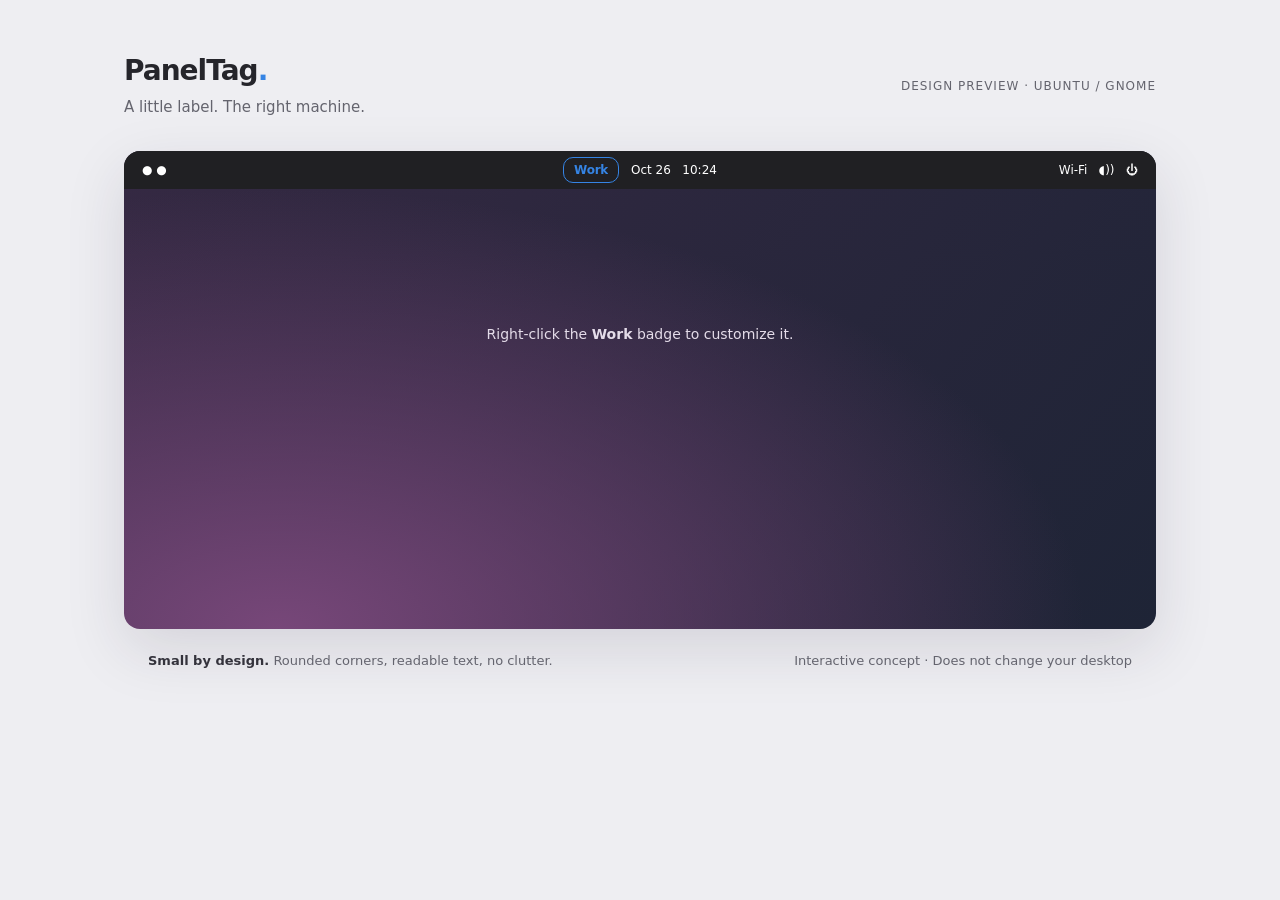
<file: design/index.html>
<!doctype html>
<html lang="en"><head><meta charset="utf-8"><meta name="viewport" content="width=device-width,initial-scale=1"><title>PanelTag — design preview</title>
<style>
*{box-sizing:border-box}body{margin:0;background:#eeeef2;color:#25252b;font:15px/1.5 system-ui,sans-serif}button,input,select{font:inherit}button,select,input[type=color],input[type=checkbox]{cursor:pointer}header{max-width:1080px;margin:50px auto 28px;padding:0 24px;display:flex;justify-content:space-between;align-items:center;gap:24px}h1{font-size:28px;letter-spacing:-1px;margin:0}header p{margin:4px 0;color:#64646e}.stamp{font-size:12px;letter-spacing:1px;color:#64646e}main{max-width:1032px;margin:auto}.desktop{background:radial-gradient(ellipse at 15% 100%,#774779,transparent 65%),linear-gradient(130deg,#352943,#1e2436);border-radius:16px;overflow:hidden;box-shadow:0 20px 60px #29203820}.panel{display:grid;grid-template-columns:1fr auto 1fr;align-items:center;background:#202023;color:white;padding:5px 18px;min-height:38px;font-size:12px}.left,.right{display:flex;gap:14px;align-items:center}.right{justify-content:flex-end}.badge{display:inline-flex;gap:6px;align-items:center;background:#3584e4;color:#fff;border-radius:7px;padding:2px 10px;font-size:12px;font-weight:650;border:0;max-width:170px;white-space:nowrap;overflow:hidden}.badge span:last-child{overflow:hidden;text-overflow:ellipsis}.monitor{display:inline-block;width:12px;height:9px;border:1.5px solid currentColor;border-radius:2px;position:relative;margin-bottom:3px}.monitor:after{content:'';position:absolute;width:6px;height:2px;background:currentColor;bottom:-4px;left:1.5px}.stage{padding:44px 20px 52px}.window{max-width:470px;margin:auto;background:#f6f5f4;border-radius:12px;box-shadow:0 18px 50px #0005;overflow:hidden}.titlebar{height:48px;display:flex;justify-content:center;align-items:center;background:#eeecea;border-bottom:1px solid #dedbd8;font-weight:650}.content{padding:25px}.intro{display:flex;gap:14px;align-items:center;margin-bottom:25px}.logo{width:48px;height:48px;border-radius:13px;background:#3584e4;color:white;display:grid;place-items:center;box-shadow:inset 0 1px #ffffff30}.logo .monitor{width:23px;height:17px;border-width:2px}.logo .monitor:after{width:11px;left:4px;bottom:-5px}.intro h2{margin:0;font-size:19px}.intro p{margin:3px 0 0;font-size:13px;color:#66616b}.section{font-size:13px;font-weight:650;margin:20px 0 8px}.group{background:white;border:1px solid #dedbd8;border-radius:10px;overflow:hidden}.row{padding:13px 14px;display:flex;align-items:center;justify-content:space-between;gap:16px}.row+.row{border-top:1px solid #eceae7}.stack{display:flex;flex-direction:column;gap:2px}.hint{font-size:12px;color:#77717a}.row input[type=text]{width:150px;padding:7px 9px;border:1px solid #d8d4d9;border-radius:6px;background:#fafafa}.row select{max-width:155px;padding:6px;border:1px solid #d8d4d9;border-radius:6px;background:#fafafa}.row input[type=checkbox]{width:19px;height:19px;accent-color:#3584e4}.colors{display:flex;gap:9px;align-items:center;flex-wrap:wrap;padding:0 14px 16px}.swatch{height:29px;width:29px;border:3px solid white;border-radius:50%;outline:1px solid #ddd}.swatch[aria-pressed=true]{outline:2px solid #26252a}.colors input{width:32px;height:32px;border:0;background:none;padding:1px}.foot{font-size:12px;color:#716b74;text-align:center;margin:20px 0 0}.below{padding:22px 24px 40px;display:flex;justify-content:space-between;gap:20px;font-size:13px;color:#64646e}.below strong{color:#34333c}.status{min-height:18px}input:focus-visible,button:focus-visible,select:focus-visible{outline:3px solid #89b4fa;outline-offset:3px}@media(max-width:560px){header{margin:24px auto}.stamp{display:none}.desktop{border-radius:0}.stage{padding:25px 12px}.content{padding:19px}.panel{padding:6px 10px;gap:10px}.system{display:none}.below{flex-direction:column}.row{gap:8px}.row input[type=text]{width:130px}}

[hidden]{display:none!important}.stage{min-height:360px;position:relative;padding:10px 18px 30px;display:flex;justify-content:flex-end;align-items:flex-start}.window{width:286px;max-width:100%;margin:0;background:#faf9f8;border-radius:12px}.titlebar{height:40px;justify-content:space-between;padding:0 14px;font-size:13px}.titlebar button{background:transparent;border:0;font-size:21px;color:#666}.content{padding:12px 14px}.row{padding:0;border:0!important;font-size:13px}.row input[type=text]{width:170px;padding:5px 8px}.row.small{margin-top:10px;font-size:12px;color:#655f68}.section{margin:14px 0 7px;font-size:12px}.icons{display:grid;grid-template-columns:repeat(4,1fr);gap:5px}.icons button{display:flex;flex-direction:column;align-items:center;justify-content:center;gap:6px;height:53px;background:#f0eeec;border:1px solid transparent;border-radius:7px;font-size:10px;color:#514d55}.icons button[aria-pressed=true]{background:#e2edfc;border-color:#3584e4;color:#17599e}.device{flex-shrink:0;position:relative;display:inline-block;width:12px;height:9px}.laptop{border:1.5px solid currentColor;border-radius:2px}.laptop:after{content:'';position:absolute;bottom:-4px;left:-3px;width:15px;height:2px;border-radius:1px;background:currentColor}.server{height:13px;border:1.5px solid currentColor;border-radius:2px;background:linear-gradient(transparent 42%,currentColor 42%,currentColor 53%,transparent 53%)}.server:after{content:'';position:absolute;top:2px;left:2px;width:2px;height:2px;background:currentColor;box-shadow:0 5px currentColor}.colors{padding:2px 0;gap:8px}.swatch{width:25px;height:25px}.colors input{width:25px;height:25px}.foot{border-top:1px solid #e6e3e0;padding-top:10px;margin:14px 0 0;font-size:11px;text-align:left}.instruction{margin:125px auto;color:#e4dce9;font-size:14px;text-align:center}@media(max-width:560px){.stage{padding:10px;min-height:350px}.content{padding:12px 14px}.row input[type=text]{width:165px}.panel{grid-template-columns:auto 1fr auto}.panel>span{text-align:center}}
.position-row{margin-top:14px;padding-top:12px;border-top:1px solid #e6e3e0!important}.position-row select{font-size:12px;padding:4px 8px}
/* Softer corners and a subtly narrower badge label. */
.badge{border-radius:10px;font-family:"Ubuntu Sans","Ubuntu","Arial Narrow",system-ui,sans-serif;font-stretch:semi-condensed;letter-spacing:-0.25px;font-weight:600}
.window{border-radius:16px}.icons button{border-radius:9px}.row input[type=text],.row select{border-radius:9px}
.panel-middle{display:flex;align-items:center;justify-content:center;gap:12px}.panel-middle #middleSlot:empty{display:none}@media(max-width:560px){.panel-middle{gap:6px;flex-wrap:wrap}}
.extra-row{margin-top:10px}.extra-row select{font-size:12px;padding:4px 8px}.footer{display:flex;justify-content:space-between;align-items:center;margin-top:14px;padding-top:10px;border-top:1px solid #e6e3e0;font-size:11px;color:#716b74}.footer button{background:transparent;color:#17599e;border:0;padding:4px;font-size:11px}.stage{min-height:440px}
.badge{height:26px;min-height:26px;line-height:1;justify-content:center;align-items:center;padding:0 10px;vertical-align:middle}.badge #badgeText{display:block;line-height:1}
</style></head><body>
<header><div><h1>PanelTag<span style="color:#3584e4">.</span></h1><p>A little label. The right machine.</p></div><span class="stamp">DESIGN PREVIEW · UBUNTU / GNOME</span></header>
<main><div class="desktop"><div class="panel" aria-label="Top panel preview"><div class="left"><span>● ●</span><span id="leftSlot"></span></div><span class="panel-middle"><span id="middleSlot"></span><span>Oct 26 &nbsp; 10:24</span></span><div class="right"><span id="rightSlot"><button class="badge" id="badge" aria-haspopup="dialog" aria-expanded="false" aria-controls="settings" aria-label="Preview badge: Work"><span class="monitor" id="badgeIcon" aria-hidden="true"></span><span id="badgeText">Work</span></button></span><span class="system">Wi-Fi &nbsp; ◖)) &nbsp; ⏻</span></div></div>
<div class="stage"><section class="window" id="settings" role="dialog" aria-label="PanelTag settings" hidden><div class="titlebar">PanelTag <button id="close" aria-label="Close settings">×</button></div><div class="content"><label class="row"><span>Name</span><input id="name" type="text" value="Work" maxlength="24"></label><label class="row small"><span>Use computer name</span><input id="hostname" type="checkbox"></label><div class="section">Icon</div><div class="icons" role="group" aria-label="Badge icon"><button data-icon="monitor" aria-pressed="false"><span class="device monitor" aria-hidden="true"></span>Computer</button><button data-icon="laptop" aria-pressed="false"><span class="device laptop" aria-hidden="true"></span>Laptop</button><button data-icon="server" aria-pressed="false"><span class="device server" aria-hidden="true"></span>Server</button><button data-icon="none" aria-pressed="true"><span aria-hidden="true">—</span>None</button></div><div class="section">Color</div><div class="colors" role="group" aria-label="Badge color"><button class="swatch" style="background:#3584e4" data-color="#3584e4" aria-label="Blue" aria-pressed="true"></button><button class="swatch" style="background:#278556" data-color="#278556" aria-label="Green" aria-pressed="false"></button><button class="swatch" style="background:#a65b00" data-color="#a65b00" aria-label="Amber" aria-pressed="false"></button><button class="swatch" style="background:#c64640" data-color="#c64640" aria-label="Red" aria-pressed="false"></button><button class="swatch" style="background:#8156bb" data-color="#8156bb" aria-label="Purple" aria-pressed="false"></button><button class="swatch" style="background:#5e5c64" data-color="#5e5c64" aria-label="Graphite" aria-pressed="false"></button><input id="custom" type="color" value="#3584e4" aria-label="Custom badge color"></div><label class="row position-row"><span>Position</span><select id="position" aria-label="Panel position"><option value="left">Left</option><option value="middle" selected>Middle</option><option value="right">Right</option></select></label><label class="row extra-row"><span>Text size</span><select id="size"><option value="11">Small</option><option value="12" selected>Medium</option><option value="14">Large</option></select></label><label class="row extra-row"><span>Badge style</span><select id="style"><option value="filled">Filled</option><option value="outline" selected>Outline</option><option value="text">Text only</option></select></label><div class="footer"><span>Starts at login</span><button id="reset" type="button">Reset defaults</button></div></div></section><p class="instruction" id="instruction">Right-click the <strong>Work</strong> badge to customize it.</p></div></div><div class="below"><span><strong>Small by design.</strong> Rounded corners, readable text, no clutter.</span><span>Interactive concept · Does not change your desktop</span></div></main>
<script>
const $=id=>document.getElementById(id);let color='#3584e4',icon='none';
function update(){const side=$('position').value;$(side+'Slot').appendChild($('badge'));document.querySelector('.stage').style.justifyContent=side==='left'?'flex-start':side==='middle'?'center':'flex-end';const label=$('hostname').checked?'ubuntu-workstation':$('name').value.trim()||'Work';$('name').disabled=$('hostname').checked;$('badgeText').textContent=label;$('badge').setAttribute('aria-label',label+' — right-click for settings');$('badgeIcon').className='device '+icon;$('badgeIcon').style.display=icon==='none'?'none':'inline-block';$('badge').style.background=color;const rgb=color.slice(1).match(/../g).map(x=>parseInt(x,16)/255).map(x=>x<=.04045?x/12.92:((x+.055)/1.055)**2.4);$('badge').style.color=rgb[0]*.2126+rgb[1]*.7152+rgb[2]*.0722>.179?'#000':'#fff';$('custom').value=color;document.querySelectorAll('[data-color]').forEach(b=>b.setAttribute('aria-pressed',String(b.dataset.color===color)));document.querySelectorAll('[data-icon]').forEach(b=>b.setAttribute('aria-pressed',String(b.dataset.icon===icon)));$('instruction').querySelector('strong').textContent=label;const style=$('style').value;$('badge').style.fontSize=$('size').value+'px';$('badge').style.border=style==='outline'?'1px solid '+color:'1px solid transparent';if(style!=='filled'){$('badge').style.background='transparent';$('badge').style.color=color}$('badge').title='Computer: ubuntu-workstation (demo hostname)';}
function openSettings(e){e.preventDefault();$('settings').hidden=false;$('instruction').hidden=true;$('badge').setAttribute('aria-expanded','true');$('name').focus()}
function closeSettings(focus=false){$('settings').hidden=true;$('instruction').hidden=false;$('badge').setAttribute('aria-expanded','false');if(focus)$('badge').focus()}
['name','hostname','position','size','style'].forEach(id=>$(id).addEventListener('input',update));document.querySelectorAll('[data-color]').forEach(b=>b.addEventListener('click',()=>{color=b.dataset.color;update()}));document.querySelectorAll('[data-icon]').forEach(b=>b.addEventListener('click',()=>{icon=b.dataset.icon;update()}));$('custom').addEventListener('input',e=>{color=e.target.value;update()});$('badge').addEventListener('contextmenu',openSettings);$('badge').addEventListener('click',openSettings);$('badge').addEventListener('keydown',e=>{if(e.key==='ContextMenu'||(e.shiftKey&&e.key==='F10'))openSettings(e)});$('close').addEventListener('click',()=>closeSettings(true));document.addEventListener('keydown',e=>{if(e.key==='Escape'&&!$('settings').hidden)closeSettings(true)});document.addEventListener('pointerdown',e=>{if(!$('settings').hidden&&!$('settings').contains(e.target)&&!$('badge').contains(e.target))closeSettings()});$('reset').addEventListener('click',()=>{color='#3584e4';icon='none';$('name').value='Work';$('hostname').checked=false;$('position').value='middle';$('size').value='12';$('style').value='outline';update()});update();
</script></body></html>
</file>
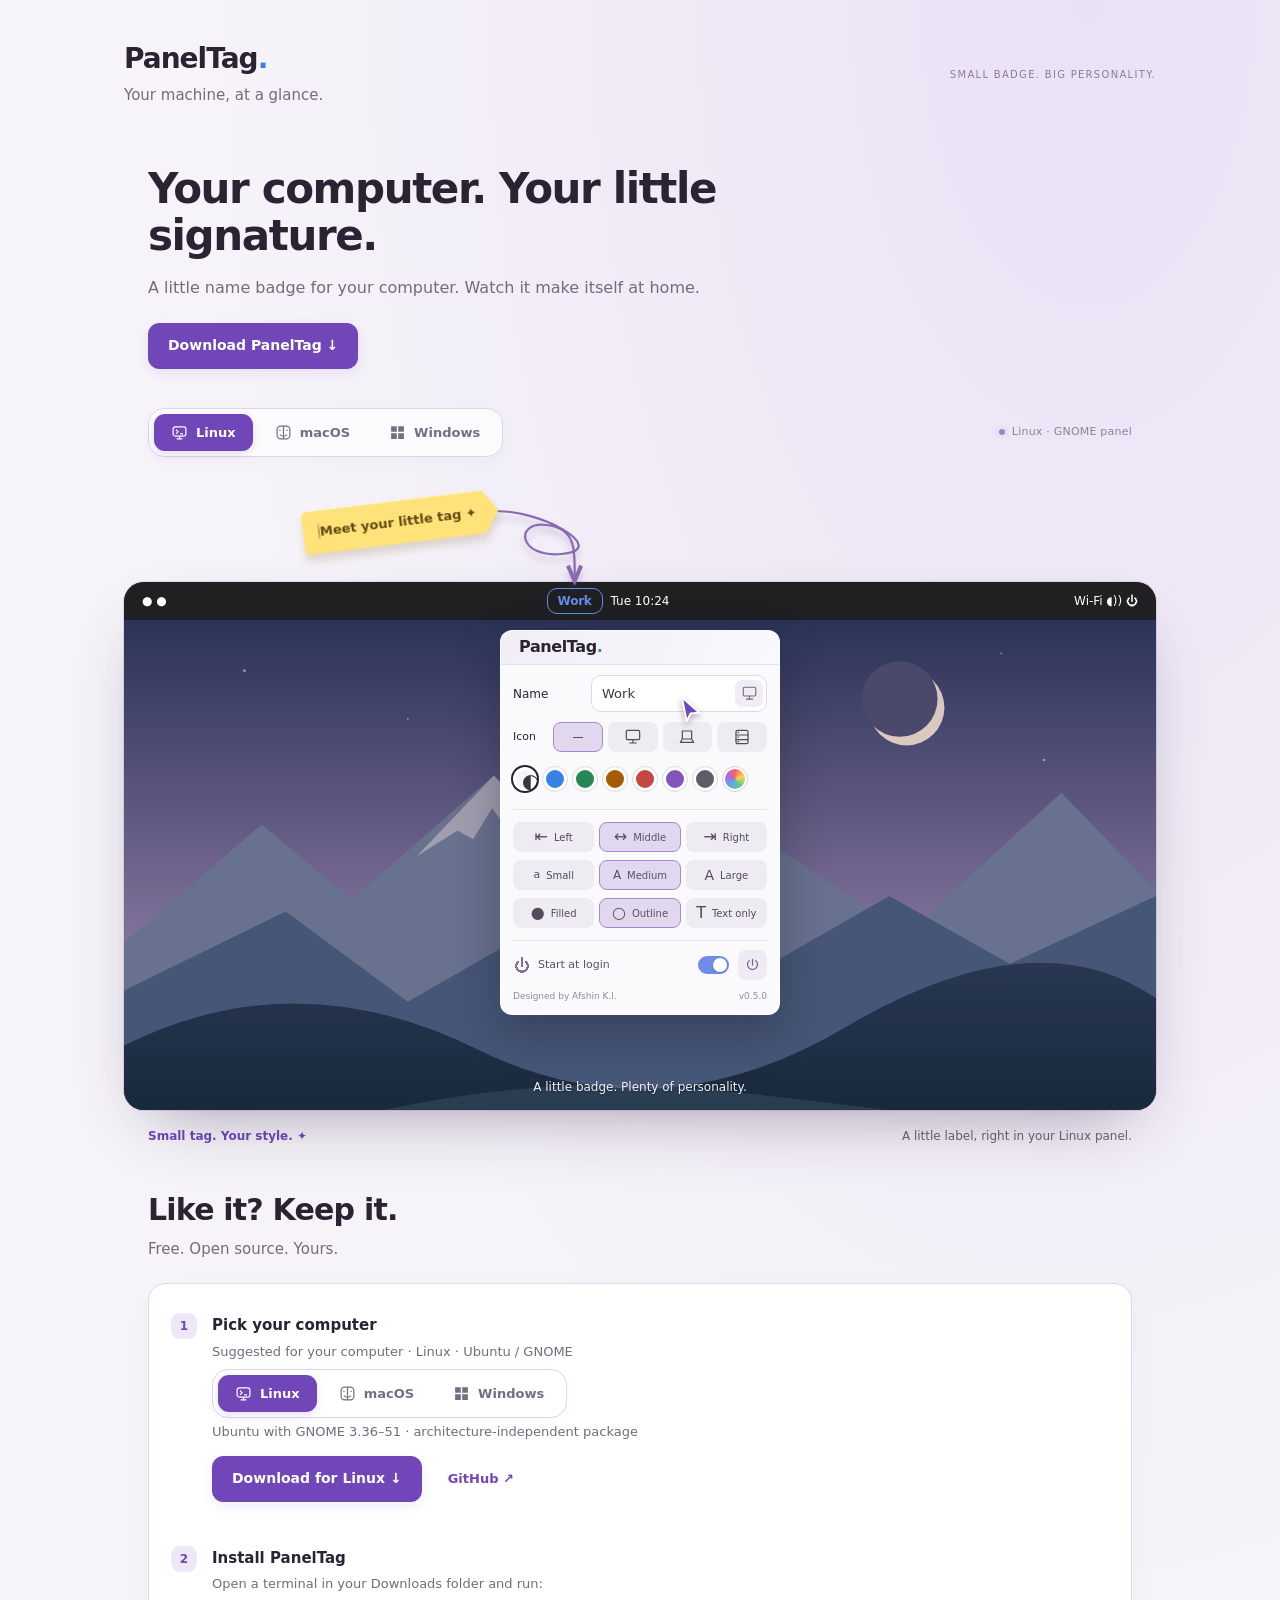
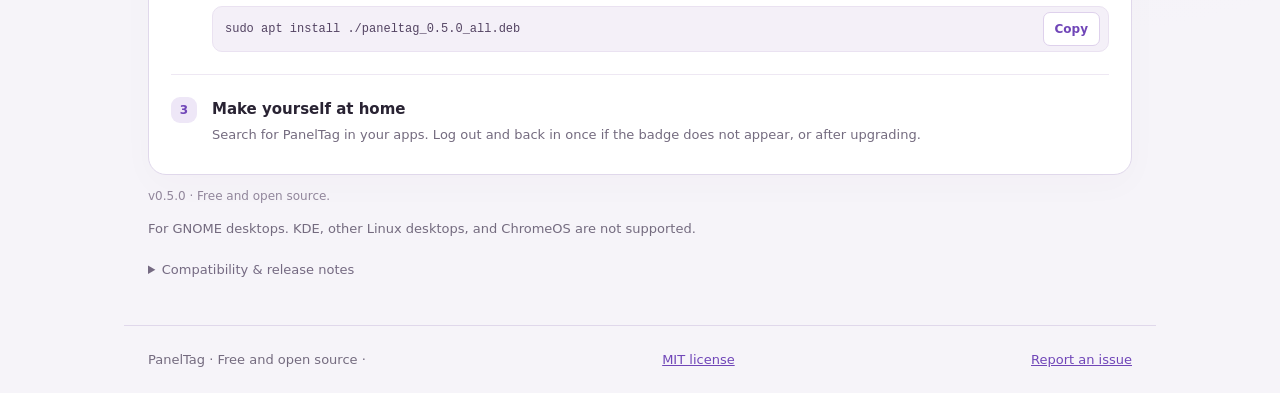
<file: site/index.html>
<!doctype html>
<html lang="en"><head><meta charset="utf-8"><meta name="viewport" content="width=device-width,initial-scale=1"><meta name="description" content="PanelTag adds a small name badge to Ubuntu, macOS, and Windows. Watch the animated demo and download the open-source GNOME extension."><link rel="icon" type="image/svg+xml" href="./paneltag.svg"><title>PanelTag — Your machine, at a glance</title>
<style>
*{box-sizing:border-box}body{margin:0;background:#eeeef2;color:#25252b;font:15px/1.5 system-ui,sans-serif}button,input,select{font:inherit}button,select,input[type=color],input[type=checkbox]{cursor:pointer}header{max-width:1080px;margin:50px auto 28px;padding:0 24px;display:flex;justify-content:space-between;align-items:center;gap:24px}h1{font-size:28px;letter-spacing:-1px;margin:0}header p{margin:4px 0;color:#64646e}.stamp{font-size:12px;letter-spacing:1px;color:#64646e}main{max-width:1032px;margin:auto}.desktop{background:radial-gradient(ellipse at 15% 100%,#774779,transparent 65%),linear-gradient(130deg,#352943,#1e2436);border-radius:16px;overflow:hidden;box-shadow:0 20px 60px #29203820}.panel{display:grid;grid-template-columns:1fr auto 1fr;align-items:center;background:#202023;color:white;padding:5px 18px;min-height:38px;font-size:12px}.left,.right{display:flex;gap:14px;align-items:center}.right{justify-content:flex-end}.badge{display:inline-flex;gap:6px;align-items:center;background:#3584e4;color:#fff;border-radius:7px;padding:2px 10px;font-size:12px;font-weight:650;border:0;max-width:170px;white-space:nowrap;overflow:hidden}.badge span:last-child{overflow:hidden;text-overflow:ellipsis}.monitor{display:inline-block;width:12px;height:9px;border:1.5px solid currentColor;border-radius:2px;position:relative;margin-bottom:3px}.monitor:after{content:'';position:absolute;width:6px;height:2px;background:currentColor;bottom:-4px;left:1.5px}.stage{padding:44px 20px 52px}.window{max-width:470px;margin:auto;background:#f6f5f4;border-radius:12px;box-shadow:0 18px 50px #0005;overflow:hidden}.titlebar{height:48px;display:flex;justify-content:center;align-items:center;background:#eeecea;border-bottom:1px solid #dedbd8;font-weight:650}.content{padding:25px}.intro{display:flex;gap:14px;align-items:center;margin-bottom:25px}.logo{width:48px;height:48px;border-radius:13px;background:#3584e4;color:white;display:grid;place-items:center;box-shadow:inset 0 1px #ffffff30}.logo .monitor{width:23px;height:17px;border-width:2px}.logo .monitor:after{width:11px;left:4px;bottom:-5px}.intro h2{margin:0;font-size:19px}.intro p{margin:3px 0 0;font-size:13px;color:#66616b}.section{font-size:13px;font-weight:650;margin:20px 0 8px}.group{background:white;border:1px solid #dedbd8;border-radius:10px;overflow:hidden}.row{padding:13px 14px;display:flex;align-items:center;justify-content:space-between;gap:16px}.row+.row{border-top:1px solid #eceae7}.stack{display:flex;flex-direction:column;gap:2px}.hint{font-size:12px;color:#77717a}.row input[type=text]{width:150px;padding:7px 9px;border:1px solid #d8d4d9;border-radius:6px;background:#fafafa}.row select{max-width:155px;padding:6px;border:1px solid #d8d4d9;border-radius:6px;background:#fafafa}.row input[type=checkbox]{width:19px;height:19px;accent-color:#3584e4}.colors{display:flex;gap:9px;align-items:center;flex-wrap:wrap;padding:0 14px 16px}.swatch{height:29px;width:29px;border:3px solid white;border-radius:50%;outline:1px solid #ddd}.swatch[aria-pressed=true]{outline:2px solid #26252a}.colors input{width:32px;height:32px;border:0;background:none;padding:1px}.foot{font-size:12px;color:#716b74;text-align:center;margin:20px 0 0}.below{padding:22px 24px 40px;display:flex;justify-content:space-between;gap:20px;font-size:13px;color:#64646e}.below strong{color:#34333c}.status{min-height:18px}input:focus-visible,button:focus-visible,select:focus-visible{outline:3px solid #89b4fa;outline-offset:3px}@media(max-width:560px){header{margin:24px auto}.stamp{display:none}.desktop{border-radius:0}.stage{padding:25px 12px}.content{padding:19px}.panel{padding:6px 10px;gap:10px}.system{display:none}.below{flex-direction:column}.row{gap:8px}.row input[type=text]{width:130px}}

[hidden]{display:none!important}.stage{min-height:360px;position:relative;padding:10px 18px 30px;display:flex;justify-content:flex-end;align-items:flex-start}.window{width:286px;max-width:100%;margin:0;background:#faf9f8;border-radius:12px}.titlebar{height:40px;justify-content:space-between;padding:0 14px;font-size:13px}.titlebar button{background:transparent;border:0;font-size:21px;color:#666}.content{padding:12px 14px}.row{padding:0;border:0!important;font-size:13px}.row input[type=text]{width:170px;padding:5px 8px}.row.small{margin-top:10px;font-size:12px;color:#655f68}.section{margin:14px 0 7px;font-size:12px}.icons{display:grid;grid-template-columns:repeat(4,1fr);gap:5px}.icons button{display:flex;flex-direction:column;align-items:center;justify-content:center;gap:6px;height:53px;background:#f0eeec;border:1px solid transparent;border-radius:7px;font-size:10px;color:#514d55}.icons button[aria-pressed=true]{background:#e2edfc;border-color:#3584e4;color:#17599e}.device{flex-shrink:0;position:relative;display:inline-block;width:12px;height:9px}.laptop{border:1.5px solid currentColor;border-radius:2px}.laptop:after{content:'';position:absolute;bottom:-4px;left:-3px;width:15px;height:2px;border-radius:1px;background:currentColor}.server{height:13px;border:1.5px solid currentColor;border-radius:2px;background:linear-gradient(transparent 42%,currentColor 42%,currentColor 53%,transparent 53%)}.server:after{content:'';position:absolute;top:2px;left:2px;width:2px;height:2px;background:currentColor;box-shadow:0 5px currentColor}.colors{padding:2px 0;gap:8px}.swatch{width:25px;height:25px}.colors input{width:25px;height:25px}.foot{border-top:1px solid #e6e3e0;padding-top:10px;margin:14px 0 0;font-size:11px;text-align:left}.instruction{margin:125px auto;color:#e4dce9;font-size:14px;text-align:center}@media(max-width:560px){.stage{padding:10px;min-height:350px}.content{padding:12px 14px}.row input[type=text]{width:165px}.panel{grid-template-columns:auto 1fr auto}.panel>span{text-align:center}}
.position-row{margin-top:14px;padding-top:12px;border-top:1px solid #e6e3e0!important}.position-row select{font-size:12px;padding:4px 8px}
/* Softer corners and a subtly narrower badge label. */
.badge{border-radius:10px;font-family:"Ubuntu Sans","Ubuntu","Arial Narrow",system-ui,sans-serif;font-stretch:semi-condensed;letter-spacing:-0.25px;font-weight:600}
.window{border-radius:16px}.icons button{border-radius:9px}.row input[type=text],.row select{border-radius:9px}
.panel-middle{display:flex;align-items:center;justify-content:center;gap:12px}.panel-middle #middleSlot:empty{display:none}@media(max-width:560px){.panel-middle{gap:6px;flex-wrap:wrap}}
.extra-row{margin-top:10px}.extra-row select{font-size:12px;padding:4px 8px}.footer{display:flex;justify-content:space-between;align-items:center;margin-top:14px;padding-top:10px;border-top:1px solid #e6e3e0;font-size:11px;color:#716b74}.footer button{background:transparent;color:#17599e;border:0;padding:4px;font-size:11px}.stage{min-height:440px}
.badge{height:26px;min-height:26px;line-height:1;justify-content:center;align-items:center;padding:0 10px;vertical-align:middle}.badge #badgeText{display:block;line-height:1}
.web-intro,.web-install{padding:12px 24px 32px;max-width:780px}.web-intro h2{font-size:32px;line-height:1.2;letter-spacing:-1px}.web-intro p,.web-install p{color:#64646e}.web-actions{display:flex;gap:12px;flex-wrap:wrap;margin:24px 0 0}.web-actions a{padding:10px 18px;border:1px solid #cbcbd4;border-radius:10px;text-decoration:none;color:#282535}.web-actions a:first-child{background:#315fa4;border-color:#315fa4;color:white}.web-install pre{padding:15px;background:#22232a;color:#eaeaf3;border-radius:10px;white-space:pre-wrap;overflow-wrap:anywhere;font-size:13px}.web-note{font-size:12px}.web-footer{padding:24px;font-size:13px;border-top:1px solid #d7d7df;display:flex;justify-content:space-between;gap:20px}.web-footer a{color:#315fa4}

.web-intro{max-width:800px}.web-intro h2{max-width:640px;font-size:36px}.tour{position:relative;min-height:160px;padding:6px 24px;color:#695083;pointer-events:none}.tour strong{display:block;font-size:20px;font-weight:600;transform:rotate(-3deg);transform-origin:left}.tour span{display:block;margin-top:8px;font-size:13px}.tour svg{position:absolute;inset:0;width:100%;height:100%;overflow:visible;z-index:2}.desktop{position:relative}.how{display:grid;grid-template-columns:repeat(3,1fr);gap:32px;padding:22px 24px 42px}.how span{font-size:12px;color:#8156bb}.how h3{font-size:17px;margin:8px 0}.how p{font-size:14px;color:#64646e;line-height:1.7}.web-install{max-width:800px}.web-footer{flex-wrap:wrap}.web-actions a{border-radius:12px}@media(max-width:600px){.how{grid-template-columns:1fr;gap:14px}.tour{min-height:160px}.tour span{max-width:190px}.web-intro h2{font-size:29px}.web-intro{padding-left:24px;padding-right:24px}}@media(prefers-reduced-motion:reduce){*{scroll-behavior:auto!important}}

body{background:radial-gradient(ellipse at 90% 0%,#e6e3f3,transparent 55%),#f3f3f7}.web-actions a,.download-package{display:inline-flex;align-items:center;justify-content:center;min-height:46px;padding:11px 19px;border-radius:12px;border:1px solid #d3d0df;background:#fff;color:#333044;text-decoration:none;font-weight:600;font-size:14px;box-shadow:0 3px 0 #25203508;transition:transform .15s,box-shadow .15s}.web-actions a:first-child,.download-package{background:#5365d9;color:#fff;border-color:#5365d9;box-shadow:0 5px 15px #5365d926}.web-actions a:hover,.download-package:hover{transform:translateY(-2px);box-shadow:0 7px 18px #33304a18}.web-actions a:active,.download-package:active{transform:translateY(0)}.presets{padding:0 24px 30px;display:flex;gap:10px;align-items:center;flex-wrap:wrap}.presets>span{font-size:12px;color:#71697e;margin-right:8px}.presets button{display:flex;flex-direction:column;align-items:flex-start;gap:2px;padding:10px 17px;border:1px solid #d8d3e2;border-radius:13px;background:#fff;color:#3b334b;font-weight:600;min-height:58px;transition:background .15s}.presets small{font-size:11px;font-weight:400;color:#71697e}.presets button[aria-pressed=true]{border-color:#8b7bc8;background:#eee9fb}.presets button:hover{background:#f1eef8}.stage{height:500px;min-height:500px;max-height:500px}.instruction{margin:130px auto 0}.download-picker{display:flex;gap:12px;align-items:center;flex-wrap:wrap;margin:22px 0 15px}.download-picker select{padding:10px;border-radius:10px;background:#fff;border:1px solid #d3d0df}.tour{color:#7963a2}.tour svg{filter:drop-shadow(0 2px 0 #ffffff90)}.web-install{padding-top:30px}.icons button{font-size:11px}@media(max-width:560px){.stage{height:510px;min-height:510px;max-height:510px}.presets>span{width:100%}.presets button{flex:1;padding:9px}.presets{gap:7px}.web-actions{gap:10px}}@media(prefers-reduced-motion:reduce){.web-actions a,.download-package{transition:none}}

.stage{background:#343653 url('./wallpaper.svg') center/cover no-repeat;height:540px;min-height:540px;max-height:540px}.theme-row{margin-top:12px;font-size:12px}.demo-control{position:absolute;bottom:14px;left:16px;right:16px;display:flex;justify-content:space-between;align-items:center;gap:12px;color:#f3f1fb;font-size:12px;text-shadow:0 1px 2px #0006}.demo-control button{border:1px solid #ffffff55;border-radius:9px;padding:7px 11px;background:#242a47d9;color:white;font-size:12px}.instruction{color:#fff;text-shadow:0 1px 4px #0009;max-width:320px;background:#242a4799;padding:12px;border-radius:12px}.window{position:relative;z-index:1}@media(max-width:560px){.stage{height:550px;min-height:550px;max-height:550px}.demo-control{font-size:11px}.demo-control span{max-width:65%}}

.window{width:280px}.titlebar{height:34px}.content{padding:10px 12px}.section{margin:10px 0 6px}.icons{gap:5px}.icons button{height:30px;gap:0}.option-row{display:flex;align-items:center;justify-content:space-between;margin-top:9px;font-size:12px}.segments{display:flex;gap:4px}.segments button{width:34px;height:28px;border:1px solid transparent;border-radius:7px;background:#eeecef;color:#514b5a;font-size:16px}.segments button[aria-pressed=true]{background:#e2e9ff;border-color:#8ba5e5;color:#244a9e}.colors{gap:7px}.swatch{width:24px;height:24px}.system-swatch{display:grid;place-items:center;font-size:20px;line-height:1;background:#f5f4f7;color:#393542}.custom-wheel{width:24px;height:24px;border-radius:50%;background:conic-gradient(#ff6262,#f5d653,#67c889,#62a7ee,#a66de0,#ff6262);border:2px solid white;outline:1px solid #d5d0da;position:relative;overflow:hidden}.custom-wheel input{opacity:0;position:absolute;inset:0;width:100%;height:100%;cursor:pointer}.custom-wheel:focus-within{outline:3px solid #89b4fa}.startup-row{font-size:12px;margin-top:10px;padding-top:8px;border-top:1px solid #e7e3e8!important}.footer{margin-top:8px;padding-top:7px}.demo-control{justify-content:center}.content>.row input[type=text]{width:155px}.stage{height:470px;min-height:470px;max-height:470px}@media(max-width:560px){.stage{height:480px;min-height:480px;max-height:480px}}

.window{background:#faf9fc;border:1px solid #ffffffb3;box-shadow:0 16px 45px #15192a55;border-radius:18px}.titlebar{height:44px;padding:0 15px;background:linear-gradient(120deg,#f0edf7,#f9f8fc);border-bottom:1px solid #e8e3f0;font-size:16px;letter-spacing:-.4px}.titlebar button{width:24px;height:24px;border-radius:50%;background:#e8e4ef;font-size:17px;line-height:1}.content{padding:13px 14px}.name-row{display:flex;align-items:center;justify-content:space-between;font-size:12px;gap:12px}.name-field{display:flex;align-items:center;background:#fff;border:1px solid #dfd9e8;border-radius:10px;padding:3px;max-width:185px}.name-field input{border:0;background:transparent;padding:5px 7px;min-width:0;width:140px;font-size:13px;color:#3b3448;outline-offset:0}.name-field input:disabled{color:#77717e}.name-field button{display:grid;place-items:center;width:28px;height:27px;border:0;border-radius:7px;background:#f0edf5;color:#756783;flex-shrink:0}.name-field button[aria-pressed=true]{background:#e0e8fb;color:#356ac3}.section{font-size:11px;font-weight:500;color:#82788f;margin-top:14px}.icons button{background:#eeebf3;border-radius:8px}.colors{padding:3px 0 6px;gap:6px}.option-row{margin-top:11px;color:#5a5067}.segments button{background:#eeebf3;border-radius:8px}.startup-row{margin-top:13px;padding-top:11px;color:#5a5067}.footer{color:#94899f;font-size:10px;border:0;margin-top:10px;padding-top:0}.footer strong{font-weight:500;color:#6d607e}.footer button{font-size:10px;color:#6e7ca7}.system-swatch{font-family:system-ui,sans-serif}.stage{height:470px;min-height:470px;max-height:470px}

.startup-label{display:flex;align-items:center;gap:7px}.power-mark{display:grid;place-items:center;width:23px;height:23px;border-radius:7px;background:#eeebf5;color:#817396;font-size:16px}.startup-row input{appearance:none!important;position:relative;width:31px!important;height:18px!important;border-radius:12px;background:#d5cfdf;border:0;transition:background .15s}.startup-row input:after{content:'';position:absolute;width:14px;height:14px;border-radius:50%;background:white;top:2px;left:2px;box-shadow:0 1px 3px #0002;transition:transform .15s}.startup-row input:checked{background:#6d8de7}.startup-row input:checked:after{transform:translateX(13px)}.footer{padding-top:7px;align-items:center}.maker{display:flex;align-items:center;gap:7px}.maker-mark{display:grid;place-items:center;width:28px;height:28px;border-radius:9px;background:linear-gradient(145deg,#e5edff,#eee8f8);color:#6b8dd1}.maker-copy{display:flex;flex-direction:column;font-size:9px;line-height:1.4}.maker-copy strong{font-size:11px}.footer button{width:29px;height:29px;font-size:20px;background:#eeebf4;border-radius:9px;color:#857594;line-height:1}.footer button:hover{background:#e2dcef}.stage{height:490px;min-height:490px;max-height:490px}.download-heading h2{font-size:29px;letter-spacing:-.8px;margin:9px 0}.download-kicker{font-size:11px;letter-spacing:1.7px;color:#82709e}.web-install{max-width:none;padding:30px 24px 45px}.download-card{background:#ffffffba;border:1px solid white;border-radius:20px;padding:7px 22px;margin-top:23px;box-shadow:0 10px 35px #3b275709}.download-step{display:flex;align-items:flex-start;gap:15px;padding:22px 0}.download-step+.download-step{border-top:1px solid #e9e4ef}.step-number{display:grid;place-items:center;width:26px;height:26px;border-radius:9px;background:#ebe7f7;color:#8772b1;font-size:12px;flex-shrink:0}.download-step h3{font-size:15px;margin:1px 0 5px}.download-step p{font-size:13px;margin:0;color:#80758b}.download-picker{font-size:14px;margin:0 0 8px;display:block}.download-step select{padding:8px 12px;border-radius:9px;background:white;border:1px solid #d9d2e4;font-size:13px;min-width:160px}.download-package{margin-left:auto;align-self:center;white-space:nowrap}.install-step{min-width:0;flex:1}.command-box{display:flex;align-items:center;background:#eeebf4;border-radius:10px;margin-top:12px;padding:5px 8px 5px 12px;gap:8px}.command-box pre{background:none;color:#50465e;margin:0;padding:8px 0;font-size:12px;min-width:0;flex:1}.command-box button{background:#fff;border:1px solid #ddd6e6;border-radius:7px;padding:7px 11px;color:#736484;font-size:12px}.download-note{font-size:12px!important;color:#91869b!important}.download-help{font-size:13px;color:#756a82;margin-top:20px}.download-help summary{cursor:pointer}.download-help p{line-height:1.7}.download-help a{color:#6276be}.download-help code{overflow-wrap:anywhere}#copy-status{font-size:11px;color:#6f61a1}@media(max-width:650px){.download-step{flex-wrap:wrap}.download-package{margin-left:41px;width:calc(100% - 41px)}.download-card{padding:4px 15px}.web-install{padding-left:16px;padding-right:16px}.download-heading h2{font-size:25px}}@media(prefers-reduced-motion:reduce){.startup-row input,.startup-row input:after{transition:none}}

.interact-tag{position:absolute;top:68px;left:40%;z-index:3;pointer-events:auto;display:flex;align-items:center;gap:9px;padding:11px 16px 11px 12px;border:1px solid #c8b9e4;border-radius:7px 15px 15px 7px;background:#f5eaff;color:#624583;font-size:12px;font-weight:650;box-shadow:0 5px 0 #d8c9e84d,0 8px 22px #6c488a12;transform:rotate(-7deg);transition:transform .18s,background .18s;white-space:nowrap}.interact-tag:before{content:'';width:6px;height:6px;border:2px solid #b7a0d0;border-radius:50%;background:#f3f3f7}.interact-tag:hover{transform:rotate(-3deg) translateY(-2px);background:#edddfc}.interact-tag svg{position:static;width:16px;height:16px;filter:none}.interact-tag:focus-visible{outline:3px solid #5365d9;outline-offset:4px}@media(prefers-reduced-motion:reduce){.interact-tag{transition:none}}
.option-row .segments{width:100%;display:grid;grid-template-columns:repeat(3,1fr);gap:5px}.segments button{width:100%;height:38px;display:flex;align-items:center;justify-content:center;gap:6px}.segments small{font:10px system-ui,sans-serif}.menu-actions{display:flex;align-items:center;gap:10px;border-top:1px solid #e7e3e8;margin-top:14px;padding-top:11px}.menu-actions .startup-row{flex:1;margin:0;padding:0;border:0!important;gap:7px;font-size:11px}.menu-actions button{border:0;background:#eeebf4;color:#756584;border-radius:8px;padding:7px;font-size:16px;display:flex;align-items:center;gap:3px}.menu-actions button span{font-size:10px}.footer{display:block;text-align:center;font-size:9px;margin-top:12px;padding:0;color:#93889e}.power-mark{width:18px;background:transparent}.segments button:hover{background:#e6e0ef}.web-intro{padding-bottom:4px}.web-intro h2{font-size:42px;max-width:650px;margin:12px 0 16px;line-height:1.12}.web-intro p{font-size:16px;margin:0}.web-actions{margin-top:22px}.tour{min-height:125px}.interact-tag{top:45px}.below{padding:17px 24px 20px;font-size:12px}.below>span:first-child{color:#7963a2;font-weight:600}.web-install{padding-top:16px}.download-heading h2{margin:6px 0}.download-heading p{margin:6px 0}.download-kicker{display:none}@media(max-width:560px){.web-intro h2{font-size:34px}.stamp{display:none}.below{gap:6px}}.interact-tag{background:#ffe27a;color:#624b12;border:0;border-radius:5px 8px 8px 5px;padding:12px 22px 12px 15px;clip-path:polygon(0 0,calc(100% - 15px) 0,100% 50%,calc(100% - 15px) 100%,0 100%);box-shadow:inset 0 1px 0 #fff5;filter:drop-shadow(0 5px 3px #b68b2525);font-weight:700}.interact-tag:before{width:7px;height:7px;border:1px solid #c9a440;background:#f3f3f7;box-shadow:inset 0 1px 2px #61461933}.interact-tag:hover{background:#ffda55}.interact-tag:focus-visible{clip-path:none;outline:3px solid #5365d9}@keyframes tag-wiggle{0%,84%,100%{transform:rotate(-7deg)}87%{transform:rotate(-12deg)}90%{transform:rotate(-2deg)}93%{transform:rotate(-10deg)}96%{transform:rotate(-5deg)}}.interact-tag{animation:tag-wiggle 9s ease-in-out infinite;transform-origin:16px center}.interact-tag:hover,.interact-tag:focus-visible{animation:none;transform:rotate(-3deg) translateY(-2px)}@media(prefers-reduced-motion:reduce){.interact-tag{animation:none}}
@keyframes tour-float{0%,100%{translate:0 0}50%{translate:0 -5px}}
#tour-arrow{filter:drop-shadow(0 6px 3px #58477540);animation:tour-float 4.5s ease-in-out infinite}
.interact-tag{clip-path:none;background:transparent;border-radius:0;box-shadow:none;isolation:isolate;filter:drop-shadow(0 7px 4px #80622435);animation:tag-wiggle 9s ease-in-out infinite,tour-float 4.5s ease-in-out infinite}
.interact-tag:after{content:'';position:absolute;inset:0;z-index:-1;background:#ffe27a;clip-path:polygon(0 0,calc(100% - 15px) 0,100% 50%,calc(100% - 15px) 100%,0 100%);border-radius:5px;box-shadow:inset 0 1px 0 #fff8}
.interact-tag:hover{background:transparent}.interact-tag:hover:after{background:#ffda55}
.interact-tag:hover,.interact-tag:focus-visible{animation:tour-float 4.5s ease-in-out infinite}
@media(prefers-reduced-motion:reduce){#tour-arrow,.interact-tag,.interact-tag:hover,.interact-tag:focus-visible{animation:none}}
.tour{animation:tour-float 4.5s ease-in-out infinite}#tour-arrow{animation:none}.interact-tag{animation:tag-wiggle 9s ease-in-out infinite}.interact-tag:hover,.interact-tag:focus-visible{animation:none}@media(prefers-reduced-motion:reduce){.tour,.interact-tag{animation:none}}.download-links{margin-left:auto;align-self:center;display:flex;align-items:center;gap:14px}.download-links .download-package{margin-left:0}.source-link{font-size:13px;font-weight:600;color:#77658f;text-decoration:none;white-space:nowrap}.source-link:hover{text-decoration:underline}@media(max-width:650px){.download-links{margin-left:41px;flex-wrap:wrap}.download-links .download-package{width:auto}}.panel{grid-template-columns:minmax(0,1fr) auto minmax(0,1fr)}.panel-middle{flex-wrap:nowrap;gap:8px}.panel-middle #middleBalance{display:inline-block;flex-shrink:0}.panel-middle:has(#middleSlot:empty){gap:0}.device{width:14px;height:14px;border:0!important;background:none!important;margin:0}.device:after{display:none}.device svg,.icons svg{width:16px;height:16px;display:block}.badge:hover,.badge:focus{box-shadow:none}.menu-actions #reset{width:29px;justify-content:center}.icons{grid-template-columns:repeat(4,1fr)}@media(prefers-color-scheme:dark){.window{background:#303036;color:#f2f2f4;border-color:#55515e}.titlebar{background:#35353c;border-color:#4d4757}.name-field{background:#3a3941;border-color:#595261}.name-field input{color:#fff}.option-row,.startup-row{color:#e0dce7}.section{color:#b4aebe}.icons button,.segments button,.name-field button,.menu-actions button{background:#45424d;color:#ddd6e7}.segments button[aria-pressed=true],.icons button[aria-pressed=true]{background:#43577b;color:#edf3ff}.footer{color:#aaa3b3}}.name-field button svg{width:15px;height:15px}.menu-actions #quit{width:29px;justify-content:center;font-size:20px}.menu-actions{gap:6px}.footer{display:flex;justify-content:space-between;align-items:center;gap:12px}.menu-version{font-size:9px;color:#93889e}
/* Website palette; demo badge colors remain user-controlled. */
:root{--brand:#7046b8;--brand-hover:#5d359f;--brand-soft:#eee7f7;--ink:#292333;--muted:#746b7f;--line:#e0d8eb}
body{background:radial-gradient(ellipse at 85% 0%,#eae1f5,transparent 58%),#f6f4f9;color:var(--ink);-webkit-font-smoothing:antialiased}
header p,.web-intro p,.web-install p{color:var(--muted)}
header{margin-top:38px;margin-bottom:30px}.stamp{color:#8b7a9e;letter-spacing:1.3px;font-size:10px}
.web-intro h2{font-weight:720;letter-spacing:-1.4px;max-width:700px}.web-intro p{line-height:1.65;max-width:600px}
.web-actions a:first-child,.download-package{background:var(--brand);border-color:var(--brand);box-shadow:0 4px 12px #7046b81a;border-radius:11px;min-height:46px;font-weight:650}
.web-actions a:first-child:hover,.download-package:hover{background:var(--brand-hover);border-color:var(--brand-hover);box-shadow:0 7px 18px #7046b826;transform:translateY(-1px)}
.web-actions a:focus-visible,.download-package:focus-visible,.source-link:focus-visible{outline:3px solid #b99bdc;outline-offset:4px}
.source-link,.web-footer a,.download-help a{color:var(--brand)}.source-link{padding:10px 12px;border-radius:9px}.source-link:hover{background:var(--brand-soft);text-decoration:none}
.tour{color:#8a69b0}.below>span:first-child{color:var(--brand)}
.download-card{background:#fff;border:1px solid var(--line);box-shadow:0 10px 35px #49306306;border-radius:18px}
.download-step+.download-step{border-color:#eee8f3}.step-number{background:var(--brand-soft);color:var(--brand);font-weight:650}
.command-box{background:#f4f0f8;border:1px solid #eae2f1}.command-box pre{color:#534362}.command-box button{border-color:#ded1ec;color:var(--brand);font-weight:600}.command-box button:hover{background:var(--brand-soft)}
.download-heading h2{font-size:30px;font-weight:700;letter-spacing:-.8px}.web-footer{border-color:var(--line);color:var(--muted)}
@media(max-width:560px){header{margin-top:25px}.web-intro h2{font-size:32px;letter-spacing:-1px}.download-heading h2{font-size:27px}}
.menu-website{color:inherit;text-decoration:none;border-radius:6px;padding:3px}.menu-website:hover{background:#89709e20}.menu-website:focus-visible{outline:2px solid #a88dd1;outline-offset:2px}
.demo-cursor{position:absolute;left:0;top:0;width:23px;height:29px;z-index:30;pointer-events:none;opacity:0;filter:drop-shadow(0 3px 3px #20133155);transition:transform .65s cubic-bezier(.2,.7,.2,1),opacity .2s}
.demo-cursor.visible{opacity:1}.demo-cursor svg{width:100%;height:100%}.demo-target{box-shadow:0 0 0 3px #a681e580!important}.demo-typing{outline:2px solid #a681e5;outline-offset:2px}
@media(prefers-reduced-motion:reduce){.demo-cursor{display:none}.demo-target{box-shadow:none!important}}
.desktop,.desktop *,.interact-tag{cursor:default!important}.interact-tag{pointer-events:none}
[hidden]{display:none!important}.os-choice{display:flex;gap:12px;align-items:center;flex-wrap:wrap;margin:15px 0;font-size:13px}.os-choice select{max-width:100%;padding:10px 14px;border:1px solid #c9b8e5;border-radius:10px;background:white;color:#432d61;font:inherit}.platform-note{font-size:13px;line-height:1.7;color:#6f617b}.download-links{margin:14px 0 0;justify-content:flex-start}
</style><link rel="stylesheet" href="./platforms.css?v=unified-1"></head><body>
<header><div><h1>PanelTag<span style="color:#3584e4">.</span></h1><p>Your machine, at a glance.</p></div><span class="stamp">SMALL BADGE. BIG PERSONALITY.</span></header>
<main><section class="web-intro"><h2>Your computer. Your little signature.</h2><p>A little name badge for your computer. Watch it make itself at home.</p><div class="web-actions"><a href="#download">Download PanelTag ↓</a></div></section><div class="demo-toolbar"><div class="platform-switch" role="group" aria-label="Demo platform"><button type="button" data-platform="linux" aria-pressed="true"><svg viewBox="0 0 24 24" fill="none" stroke="currentColor" stroke-width="1.7"><rect x="3" y="4" width="18" height="13" rx="3"/><path d="m7 8 3 3-3 3m6 0h4M8 21h8m-4-4v4"/></svg><span>Linux</span></button><button type="button" data-platform="macos" aria-pressed="false"><svg viewBox="0 0 24 24" fill="none" stroke="currentColor" stroke-width="1.7"><rect x="3" y="3" width="18" height="18" rx="5"/><path d="M12 3v18M7 8v2m10-2v2M7 15c3 3 7 3 10 0"/></svg><span>macOS</span></button><button type="button" data-platform="windows" aria-pressed="false"><svg viewBox="0 0 24 24" fill="currentColor"><path d="M3 3h8v8H3zm10 0h8v8h-8zM3 13h8v8H3zm10 0h8v8h-8z"/></svg><span>Windows</span></button></div><span class="preview-label"><i></i><span id="preview-label">Linux · GNOME panel</span></span></div><div class="tour" aria-label="About the badge"><span class="interact-tag" id="interact-tag">Meet your little tag ✦</span><svg id="tour-arrow" aria-hidden="true"><defs><marker id="arrow-tip" markerWidth="10" markerHeight="10" refX="8" refY="4" orient="auto"><path d="M1 1 L8 4 L1 7" fill="none" stroke="currentColor" stroke-width="1.8"/></marker></defs><path id="tour-line" fill="none" stroke="currentColor" stroke-width="2.2" stroke-linecap="round" marker-end="url(#arrow-tip)"/></svg></div><div class="desktop" data-os="linux" inert><div class="panel" aria-label="Top panel preview"><div class="left"><span class="shell-brand" id="shell-brand">● ●</span><span id="leftSlot"></span></div><span class="panel-middle"><span id="middleSlot"></span><span id="shell-clock">Tue 10:24</span><span id="middleBalance" aria-hidden="true"></span></span><div class="right"><span id="rightSlot"><button class="badge" id="badge" aria-haspopup="dialog" aria-expanded="true" aria-controls="settings" aria-label="Preview badge: Work"><span class="monitor" id="badgeIcon" aria-hidden="true"></span><span id="badgeText">Work</span></button></span><span class="system" id="shell-system">Wi-Fi &nbsp; ◖)) &nbsp; ⏻</span></div></div>
<div class="stage"><div class="wallpaper-orb orb-one"></div><div class="wallpaper-orb orb-two"></div><div class="desktop-signature" aria-hidden="true"><span id="desktop-os-title">Linux</span><small>Make yourself at home.</small></div><div class="windows-taskbar" aria-hidden="true"><div class="taskbar-apps"><svg viewBox="0 0 24 24" fill="currentColor"><path d="M3 3h8v8H3zm10 0h8v8h-8zM3 13h8v8H3zm10 0h8v8h-8z"/></svg><span class="taskbar-search">⌕ &nbsp; Search</span><span class="taskbar-folder">▰</span></div><span class="taskbar-tray"><i></i>⌃ &nbsp; ◖)) &nbsp; 10:24</span></div><section class="window" id="settings" role="dialog" aria-label="PanelTag settings"><div class="titlebar"><a class="menu-website" href="https://afshinki.github.io/PanelTag/" target="_blank" rel="noopener noreferrer" title="Open PanelTag website" aria-label="PanelTag — open website">PanelTag<span style="color:#3584e4">.</span></a> </div><div class="content"><div class="name-row"><label for="name">Name</label><div class="name-field"><input id="name" type="text" value="Work" maxlength="24"><button id="hostname-button" type="button" title="Use computer name" aria-label="Use computer name" aria-pressed="false"><span class="device monitor" aria-hidden="true"></span></button></div><input id="hostname" type="checkbox" hidden></div><div class="section">Icon</div><div class="icons" role="group" aria-label="Badge icon"><button title="Computer" aria-label="Computer" data-icon="monitor" aria-pressed="false"><span class="device monitor" aria-hidden="true"></span></button><button title="Laptop" aria-label="Laptop" data-icon="laptop" aria-pressed="false"><span class="device laptop" aria-hidden="true"></span></button><button title="Server" aria-label="Server" data-icon="server" aria-pressed="false"><span class="device server" aria-hidden="true"></span></button><button title="None" aria-label="None" data-icon="none" aria-pressed="true"><span aria-hidden="true">—</span></button></div><input id="followTheme" type="checkbox" checked hidden aria-label="Follow system appearance"><div class="section">Color</div><div class="colors" role="group" aria-label="Badge color"><button id="system-color" type="button" class="swatch system-swatch" aria-label="Follow system appearance" title="Follow system appearance" aria-pressed="false">◐</button><button class="swatch" style="background:#3584e4" data-color="#3584e4" aria-label="Blue" aria-pressed="true"></button><button class="swatch" style="background:#278556" data-color="#278556" aria-label="Green" aria-pressed="false"></button><button class="swatch" style="background:#a65b00" data-color="#a65b00" aria-label="Amber" aria-pressed="false"></button><button class="swatch" style="background:#c64640" data-color="#c64640" aria-label="Red" aria-pressed="false"></button><button class="swatch" style="background:#8156bb" data-color="#8156bb" aria-label="Purple" aria-pressed="false"></button><button class="swatch" style="background:#5e5c64" data-color="#5e5c64" aria-label="Graphite" aria-pressed="false"></button><label class="custom-wheel" title="Custom color"><input id="custom" type="color" value="#3584e4" aria-label="Custom color"></label></div><div class="mac-position-hint">⌘ &nbsp; Drag badge in menu bar to position</div><div class="option-row position-row"><div class="segments" role="group" aria-label="Position"><button type="button" data-control="position" data-value="left" title="Left" aria-label="Position: Left" aria-pressed="false"><span aria-hidden="true">⇤</span><small>Left</small></button><button type="button" data-control="position" data-value="middle" title="Middle" aria-label="Position: Middle" aria-pressed="false"><span aria-hidden="true">↔</span><small>Middle</small></button><button type="button" data-control="position" data-value="right" title="Right" aria-label="Position: Right" aria-pressed="false"><span aria-hidden="true">⇥</span><small>Right</small></button></div><select hidden id="position" aria-label="Panel position"><option value="left">Left</option><option value="middle" selected>Middle</option><option value="right">Right</option></select></div><div class="option-row"><div class="segments" role="group" aria-label="Text size"><button type="button" data-control="size" data-value="11" title="Small" aria-label="Text size: Small" aria-pressed="false" style="font-size:11px"><span aria-hidden="true">a</span><small>Small</small></button><button type="button" data-control="size" data-value="12" title="Medium" aria-label="Text size: Medium" aria-pressed="false" style="font-size:12px"><span aria-hidden="true">A</span><small>Medium</small></button><button type="button" data-control="size" data-value="14" title="Large" aria-label="Text size: Large" aria-pressed="false" style="font-size:14px"><span aria-hidden="true">A</span><small>Large</small></button></div><select hidden id="size"><option value="11">Small</option><option value="12" selected>Medium</option><option value="14">Large</option></select></div><div class="option-row"><div class="segments" role="group" aria-label="Badge style"><button type="button" data-control="style" data-value="filled" title="Filled" aria-label="Badge style: Filled" aria-pressed="false"><span aria-hidden="true">●</span><small>Filled</small></button><button type="button" data-control="style" data-value="outline" title="Outline" aria-label="Badge style: Outline" aria-pressed="false"><span aria-hidden="true">○</span><small>Outline</small></button><button type="button" data-control="style" data-value="text" title="Text only" aria-label="Badge style: Text only" aria-pressed="false"><span aria-hidden="true">T</span><small>Text only</small></button></div><select hidden id="style"><option value="filled">Filled</option><option value="outline" selected>Outline</option><option value="text">Text only</option></select></div><div class="menu-actions"><label class="row startup-row"><span class="startup-label"><span class="power-mark" aria-hidden="true">⏻</span>Start at login</span><input id="startup" type="checkbox" checked></label><button id="quit" type="button" title="Close PanelTag" aria-label="Close PanelTag"><svg viewBox="0 0 24 24" width="16" height="16" aria-hidden="true"><path d="M12 3v9m-5-7a8 8 0 1 0 10 0" fill="none" stroke="currentColor" stroke-width="2" stroke-linecap="round"/></svg></button></div><div class="footer"><span>Designed by Afshin K.I.</span><span class="menu-version">v0.5.0</span></div></div></section><div class="demo-control"><span id="demo-status" aria-live="polite">Automatic preview</span></div><p class="instruction" id="instruction" hidden>Your computer. Your <strong>Work</strong> badge.</p></div></div><div class="below"><span>Small tag. Your style. ✦</span><span><span id="demo-caption">A little label, right in your Linux panel.</span></span></div><section class="web-install" id="download"><div class="download-heading"><h2>Like it? Keep it.</h2><p>Free. Open source. Yours.</p></div>
<div class="download-card"><div class="download-step"><span class="step-number">1</span><div class="install-step"><h3>Pick your computer</h3><p id="os-detected">Choose your operating system.</p><div class="platform-switch" role="group" aria-label="Download platform"><button type="button" data-platform="linux" aria-pressed="true"><svg viewBox="0 0 24 24" fill="none" stroke="currentColor" stroke-width="1.7"><rect x="3" y="4" width="18" height="13" rx="3"/><path d="m7 8 3 3-3 3m6 0h4M8 21h8m-4-4v4"/></svg><span>Linux</span></button><button type="button" data-platform="macos" aria-pressed="false"><svg viewBox="0 0 24 24" fill="none" stroke="currentColor" stroke-width="1.7"><rect x="3" y="3" width="18" height="18" rx="5"/><path d="M12 3v18M7 8v2m10-2v2M7 15c3 3 7 3 10 0"/></svg><span>macOS</span></button><button type="button" data-platform="windows" aria-pressed="false"><svg viewBox="0 0 24 24" fill="currentColor"><path d="M3 3h8v8H3zm10 0h8v8h-8zM3 13h8v8H3zm10 0h8v8h-8z"/></svg><span>Windows</span></button></div><div class="architecture-switch" id="architecture-switch" role="group" aria-label="Windows processor" hidden><span>Your processor</span><button type="button" data-architecture="x64" aria-pressed="true">Intel / AMD</button><button type="button" data-architecture="arm64" aria-pressed="false">ARM / Snapdragon</button></div><p id="package-detail"></p><div class="download-links"><a class="download-package" id="package-link" hidden>Download ↓</a><a class="source-link" href="https://github.com/AfshinKI/PanelTag">GitHub ↗</a></div></div></div>
<div id="install-details" hidden><div class="download-step"><span class="step-number">2</span><div class="install-step"><h3>Install PanelTag</h3><p id="install-instruction"></p><div class="command-box" id="command-box" hidden><pre id="install-command"></pre><button id="copy-install" type="button" aria-label="Copy install command">Copy</button></div><span id="copy-status" role="status"></span></div></div><div class="download-step"><span class="step-number">3</span><div><h3>Make yourself at home</h3><p id="launch-instruction"></p></div></div></div></div>
<p class="download-note">v0.5.0 · Free and open source.</p><p class="platform-note" id="platform-note" hidden></p>
<noscript><p>Download from <a href="https://github.com/AfshinKI/PanelTag/releases/tag/v0.5.0">GitHub Releases</a>: .deb for Ubuntu, .dmg for macOS, or setup.exe for Windows.</p></noscript>
<details class="download-help"><summary>Compatibility &amp; release notes</summary><p>Ubuntu GNOME 3.36–51; macOS 13+; Windows 10 (1809+) / 11 x64, or Windows 11 ARM64. The automatic preview follows your selected platform. macOS uses its menu bar; Windows uses a floating badge and tray icon. The first Mac and Windows builds are unsigned by a publisher certificate and have not yet been tested interactively on every target.</p><a href="https://github.com/AfshinKI/PanelTag/releases/tag/v0.5.0">Release notes &amp; checksums ↗</a></details></section><footer class="web-footer">PanelTag · Free and open source · <a href="https://github.com/AfshinKI/PanelTag/blob/main/LICENSE">MIT license</a> <a href="https://github.com/AfshinKI/PanelTag/issues">Report an issue</a></footer></main>
<script>
const deviceIcons={"monitor": "<svg viewBox=\"0 0 24 24\" aria-hidden=\"true\"><g fill=\"none\" stroke=\"currentColor\" stroke-width=\"1.8\" stroke-linecap=\"round\" stroke-linejoin=\"round\"><rect x=\"2\" y=\"2\" width=\"20\" height=\"14\" rx=\"2\"/><path d=\"M12 16v5m-5 0h10\"/></g></svg>", "laptop": "<svg viewBox=\"0 0 24 24\" aria-hidden=\"true\"><g fill=\"none\" stroke=\"currentColor\" stroke-width=\"1.8\" stroke-linecap=\"round\" stroke-linejoin=\"round\"><path d=\"M5 3h14v12H5zM5 15l-3 5h20l-3-5M9 20h6\"/></g></svg>", "server": "<svg viewBox=\"0 0 24 24\" aria-hidden=\"true\"><g fill=\"none\" stroke=\"currentColor\" stroke-width=\"1.8\" stroke-linecap=\"round\" stroke-linejoin=\"round\"><rect x=\"3\" y=\"2\" width=\"18\" height=\"20\" rx=\"2\"/><path d=\"M3 9h18M3 16h18M6 5h1M6 12h1M6 19h1\"/></g></svg>"};
const $=id=>document.getElementById(id);let color='#3584e4',icon='none';let demoIndex=0;let demoPlatform='linux';const appearance=matchMedia('(prefers-color-scheme: dark)');
function systemPaint(){if(!CSS.supports('color','AccentColor'))return appearance.matches?'#b4c5ff':'#628ce8';const probe=document.createElement('span');probe.style.color='AccentColor';document.body.appendChild(probe);const rgb=getComputedStyle(probe).color.match(/^rgb\((\d+),\s*(\d+),\s*(\d+)\)$/);probe.remove();return rgb?'#'+rgb.slice(1).map(c=>Number(c).toString(16).padStart(2,'0')).join(''):(appearance.matches?'#b4c5ff':'#628ce8')}
function update(){$('hostname-button').setAttribute('aria-pressed',String($('hostname').checked));$('system-color').setAttribute('aria-pressed',String($('followTheme').checked));document.querySelectorAll('[data-control]').forEach(b=>b.setAttribute('aria-pressed',String($(b.dataset.control).value===b.dataset.value)));document.querySelectorAll('[data-preset]').forEach(b=>b.setAttribute('aria-pressed','false'));const side=demoPlatform==='macos'?'right':$('position').value;$(side+'Slot').appendChild($('badge'));document.querySelector('.stage').style.justifyContent=side==='left'?'flex-start':side==='middle'?'center':'flex-end';const label=$('hostname').checked?'ubuntu-workstation':$('name').value.trim()||'Work';$('name').disabled=$('hostname').checked;$('badgeText').textContent=label;$('badge').setAttribute('aria-label',label+' — right-click for settings');$('badgeIcon').className='device '+icon;$('badgeIcon').innerHTML=icon==='none'?'':deviceIcons[icon];$('badgeIcon').style.display=icon==='none'?'none':'inline-block';const paint=$('followTheme').checked?systemPaint():color;$('badge').style.background=paint;const rgb=paint.slice(1).match(/../g).map(x=>parseInt(x,16)/255).map(x=>x<=.04045?x/12.92:((x+.055)/1.055)**2.4);$('badge').style.color=rgb[0]*.2126+rgb[1]*.7152+rgb[2]*.0722>.179?'#000':'#fff';$('custom').value=color;document.querySelectorAll('[data-color]').forEach(b=>b.setAttribute('aria-pressed',String(!$('followTheme').checked&&b.dataset.color===color)));document.querySelectorAll('[data-icon]').forEach(b=>b.setAttribute('aria-pressed',String(b.dataset.icon===icon)));$('instruction').querySelector('strong').textContent=label;const style=$('style').value;$('badge').dataset.style=style;$('badge').style.fontSize=$('size').value+'px';$('badge').style.border=style==='outline'?'1px solid '+paint:'1px solid transparent';if(style!=='filled'){$('badge').style.background='transparent';$('badge').style.color=paint}$('badge').title='Computer: ubuntu-workstation (demo hostname)';requestAnimationFrame(()=>{$('middleBalance').style.width=side==='middle'?$('badge').getBoundingClientRect().width+'px':'0px';drawArrow()});}
function drawArrow(){if($('badge').hidden)return;const tour=document.querySelector('.tour'),svg=$('tour-arrow');const t=tour.getBoundingClientRect(),b=$('badge').getBoundingClientRect();const x=b.left+b.width/2-t.left,y=b.top-t.top-7;svg.setAttribute('viewBox',`0 0 ${t.width} ${t.height}`);const start=Math.max(30,Math.min(t.width-85,x-105));const tag=$('interact-tag');tag.style.left=Math.max(16,Math.min(t.width-tag.offsetWidth-16,start-tag.offsetWidth+30))+'px';const joinX=tag.offsetLeft+tag.offsetWidth-12,joinY=tag.offsetTop+tag.offsetHeight/2-(tag.offsetWidth-28)*Math.sin(7*Math.PI/180);$('tour-line').setAttribute('d',`M ${joinX} ${joinY} C ${joinX+50} ${joinY-5}, ${x+38} 93, ${x-13} 97 C ${x-57} 101, ${x-60} 64, ${x-28} 68 C ${x+4} 72, ${x} ${y-27}, ${x} ${y}`)}
new ResizeObserver(drawArrow).observe(document.querySelector('.desktop'));
const presets={work:{name:'Work',color:'#3584e4',icon:'none',position:'middle',style:'outline'},home:{name:'Home',color:'#8156bb',icon:'laptop',position:'left',style:'filled'},server:{name:'Server',color:'#278556',icon:'server',position:'right',style:'outline'}};
let demoRun=0;const reducedMotion=matchMedia('(prefers-reduced-motion: reduce)');
const demoCursor=document.createElement('div');demoCursor.className='demo-cursor';demoCursor.setAttribute('aria-hidden','true');demoCursor.innerHTML='<svg viewBox="0 0 24 30"><path d="M3 2 L21 18 L12 19 L8 27 Z" fill="#7046b8" stroke="white" stroke-width="2" stroke-linejoin="round"/></svg>';document.querySelector('.desktop').appendChild(demoCursor);
function stopDemo(){demoRun++;demoCursor.classList.remove('visible');document.querySelectorAll('.demo-target,.demo-typing').forEach(el=>el.classList.remove('demo-target','demo-typing'));$('demo-status').textContent='Automatic preview';}
const demoWait=ms=>new Promise(resolve=>setTimeout(resolve,ms));
async function demoPoint(target,run,action){
 if(run!==demoRun)return false;
 const box=target.getBoundingClientRect(),base=document.querySelector('.desktop').getBoundingClientRect();
 demoCursor.style.transform=`translate(${box.left-base.left+box.width*.6}px,${box.top-base.top+box.height*.55}px)`;
 demoCursor.classList.add('visible');
 await demoWait(700);if(run!==demoRun)return false;
 target.classList.add('demo-target');action();
 await demoWait(450);target.classList.remove('demo-target');return run===demoRun;
}
async function tickDemo(run){
 const names=Object.keys(presets),p=presets[names[demoIndex++%names.length]];
 $('demo-status').textContent='A little badge. Plenty of personality.';
 if(!await demoPoint($('badge'),run,()=>{$('settings').hidden=false;$('instruction').hidden=true;$('badge').setAttribute('aria-expanded','true')}))return;
 if(!await demoPoint($('name'),run,()=>{$('hostname').checked=false;$('name').disabled=false;$('name').value='';$('name').classList.add('demo-typing')}))return;
 for(const letter of p.name){if(run!==demoRun)return;$('name').value+=letter;update();await demoWait(180)}
 $('name').classList.remove('demo-typing');
 const choices=[['[data-icon="'+p.icon+'"]',()=>{icon=p.icon}],['[data-color="'+p.color+'"]',()=>{color=p.color;$('followTheme').checked=false}],['[data-control="style"][data-value="'+p.style+'"]',()=>{$('style').value=p.style}],['[data-control="position"][data-value="'+p.position+'"]',()=>{$('position').value=p.position}]];
 for(const [selector,change] of choices){if(demoPlatform==='macos'&&selector.includes('position'))continue;const target=document.querySelector(selector);if(target&&!await demoPoint(target,run,()=>{change();update()}))return;}
 await demoWait(1200);if(run!==demoRun)return;
 if(!await demoPoint($('badge'),run,()=>{$('settings').hidden=true;$('badge').setAttribute('aria-expanded','false')}))return;
 demoCursor.classList.remove('visible');await demoWait(2500);
 if(run===demoRun)tickDemo(run);
}
function startDemo(){stopDemo();if(reducedMotion.matches||document.hidden)return;const run=demoRun;$('instruction').hidden=true;tickDemo(run)}
reducedMotion.addEventListener('change',startDemo);
appearance.addEventListener('change',update);
document.addEventListener('visibilitychange',()=>{if(document.hidden)stopDemo();else startDemo()});
$('copy-install').addEventListener('click',async()=>{try{await navigator.clipboard.writeText($('install-command').textContent);$('copy-status').textContent='Copied — paste it in your terminal.'}catch{$('copy-status').textContent='Select and copy the command above.'}});
document.querySelectorAll('[data-icon]').forEach(b=>{if(deviceIcons[b.dataset.icon])b.innerHTML=deviceIcons[b.dataset.icon]});$('hostname-button').innerHTML=deviceIcons.monitor;const iconRow=document.querySelector('.icons');iconRow.prepend(document.querySelector('[data-icon=none]'));
update();startDemo();
</script><script src="./platform-demo.js?v=unified-1"></script><script src="./downloads.js?v=unified-1"></script></body></html>
</file>
<file: site/platforms.css>
/* Platform previews and compact selectors. */
.platform-switch{display:inline-flex;align-items:center;gap:5px;padding:5px;border:1px solid #ded5eb;border-radius:16px;background:#ffffffb8;box-shadow:0 4px 16px #46306206}
.platform-switch button{display:inline-flex;align-items:center;justify-content:center;gap:8px;border:0;border-radius:11px;padding:10px 17px;background:transparent;color:#776c84;font:600 13px system-ui;cursor:pointer;transition:background .2s,color .2s,box-shadow .2s}
.platform-switch svg{width:17px;height:17px;flex-shrink:0}.platform-switch button:hover{background:#f0eaf8;color:#53327a}.platform-switch button[aria-pressed=true]{background:#7046b8;color:#fff;box-shadow:0 3px 9px #7046b82b}.platform-switch button:focus-visible,.architecture-switch button:focus-visible{outline:3px solid #b59ad9;outline-offset:3px}
.demo-toolbar{display:flex;justify-content:space-between;align-items:center;gap:16px;padding:35px 24px 0}.preview-label{display:flex;align-items:center;gap:7px;color:#8d8099;font-size:11px;letter-spacing:.02em}.preview-label i{width:6px;height:6px;border-radius:50%;background:#a182c6;box-shadow:0 0 0 4px #a182c610}
.download-card .platform-switch{margin:8px 0 4px}.architecture-switch{display:flex;gap:6px;align-items:center;flex-wrap:wrap;margin:13px 0;font-size:11px;color:#8a7d99}.architecture-switch>span{margin-right:5px}.architecture-switch button{border:1px solid #ded5eb;background:transparent;padding:6px 10px;border-radius:8px;font:inherit;color:#766387;cursor:pointer}.architecture-switch button[aria-pressed=true]{color:#6335a3;background:#f0e9f9;border-color:#bba3d8}
.desktop{box-shadow:0 28px 65px -28px #33234470,0 0 0 1px #4a376b20;border-radius:20px;overflow:hidden}.stage{position:relative;isolation:isolate}.stage .window{z-index:5}.wallpaper-orb,.desktop-signature,.windows-taskbar{display:none}.desktop-signature{position:absolute;right:8%;top:38%;color:#ffffffb8;text-align:right;z-index:-1}.desktop-signature>span{display:block;font-size:46px;font-weight:600;letter-spacing:-2px}.desktop-signature small{font-size:12px;letter-spacing:1px;color:#ffffff70}
.desktop[data-os=macos] .stage{background:radial-gradient(ellipse at 85% 15%,#ffcbab 0,transparent 45%),radial-gradient(ellipse at 10% 100%,#473477 0,transparent 55%),linear-gradient(125deg,#a35b91,#eb9e90 50%,#c16895)}
.desktop[data-os=windows] .stage{background:radial-gradient(ellipse at 60% 40%,#548bdf,transparent 55%),linear-gradient(130deg,#091c49,#1c54a5 70%,#133f83)}
.desktop:not([data-os=linux]) .wallpaper-orb{display:block;position:absolute;pointer-events:none;z-index:-1;border:1px solid #ffffff20;border-radius:48%;box-shadow:inset 20px 20px 60px #ffffff18,20px 25px 60px #110e5025}.orb-one{width:520px;height:420px;right:-10%;top:20%;transform:rotate(-30deg);background:linear-gradient(145deg,#ffffff12,#ffffff03)}.orb-two{width:440px;height:320px;right:12%;top:40%;transform:rotate(-30deg)}
.desktop:not([data-os=linux]) .desktop-signature{display:block}.desktop[data-os=windows] .wallpaper-orb{border-radius:40px;transform:rotate(-28deg);border-width:14px;border-color:#8ebcff50;background:linear-gradient(125deg,#8ec2ff50,#1653b510)}
.desktop[data-os=macos] .panel{background:#eee5ecdc;color:#392d3e;backdrop-filter:blur(20px);height:32px}.desktop[data-os=macos] .panel-middle{display:none}.desktop[data-os=macos] .panel{grid-template-columns:1fr auto}.desktop[data-os=macos] .shell-brand{font-size:12px;font-weight:650;white-space:nowrap}.desktop[data-os=macos] .system{font-size:11px}.desktop[data-os=macos] .right{gap:14px}
.desktop[data-os=windows] .panel{position:absolute;top:10px;left:12px;right:12px;width:auto;background:none;z-index:10;pointer-events:none}.desktop[data-os=windows] .shell-brand,.desktop[data-os=windows] #shell-clock,.desktop[data-os=windows] .system{display:none}.desktop[data-os=windows] .panel-middle{gap:0}.desktop[data-os=windows] #middleBalance{display:none}.desktop[data-os=windows] .badge{box-shadow:0 4px 12px #001d5940!important;outline:5px solid #f5f3fa}.desktop[data-os=windows] .stage{padding-top:55px;height:526px;min-height:526px;max-height:526px}.desktop[data-os=windows] .demo-control{bottom:62px}
.desktop[data-os=windows] .windows-taskbar{display:flex;position:absolute;bottom:0;left:0;right:0;height:48px;background:#e8effcde;backdrop-filter:blur(16px);align-items:center;justify-content:center;border-top:1px solid #ffffff70;color:#33425c;z-index:10}.taskbar-apps{display:flex;align-items:center;gap:20px}.taskbar-apps svg{width:22px;height:22px;color:#176cd7}.taskbar-search{padding:6px 20px 6px 10px;border:1px solid #c1cfe3;border-radius:20px;background:#fff6;font-size:12px;min-width:140px}.taskbar-folder{font-size:27px;color:#efbf53}.taskbar-tray{position:absolute;right:14px;font-size:11px;display:flex;align-items:center;gap:10px}.taskbar-tray i{width:8px;height:8px;background:#7046b8;border-radius:50%}
@media(max-width:600px){.demo-toolbar{padding:28px 16px 0;flex-wrap:wrap;gap:12px}.platform-switch button{padding:9px 13px;font-size:12px}.preview-label{width:100%;padding-left:8px}.desktop-signature{display:none!important}.desktop[data-os=macos] .shell-brand{font-size:10px}.desktop[data-os=macos] .system{font-size:9px}.desktop[data-os=macos] .right{gap:7px}.taskbar-search{min-width:60px}.taskbar-apps{gap:13px}.taskbar-tray{right:8px;font-size:9px}.taskbar-folder{display:none}.desktop[data-os=windows] .windows-taskbar{justify-content:flex-start;padding-left:20px;box-sizing:border-box}}
@media(prefers-reduced-motion:reduce){.platform-switch button{transition:none}}

.desktop[data-os=macos] .desktop-signature{left:8%;right:auto;text-align:left}

.desktop[data-os=windows] .badge:not([data-style=filled]){background:#f5f3fa!important}
/* The same compact settings card on every OS. */
.window{width:280px!important;border-radius:12px!important}.titlebar{height:34px}.content{padding:10px 12px}.content>.section{display:none}.icons{display:flex!important;align-items:center;gap:5px;margin-top:10px}.icons:before{content:'Icon';font-size:11px;width:35px;flex:none;color:inherit}.icons button{flex:1;min-width:0}.colors{margin-top:12px;margin-bottom:12px}.option-row{margin-top:8px}.segments button{height:30px}.segments small{font-size:10px}.menu-actions{margin-top:12px;padding-top:9px}.footer{margin-top:10px}.mac-position-hint{display:none;height:30px;align-items:center;justify-content:center;background:#89769e10;border-radius:7px;font-size:10px;color:#94839e;margin-top:8px}.desktop[data-os=macos] .mac-position-hint{display:flex}.desktop[data-os=macos] .position-row{display:none}.desktop[data-os=macos] .stage{justify-content:flex-end}.desktop[data-os=windows] .stage{padding-top:55px}

.icons button[aria-pressed=true],.segments button[aria-pressed=true],.name-field button[aria-pressed=true]{background:#7046b82e!important;border-color:#a888d2!important;color:inherit!important}
</file>
